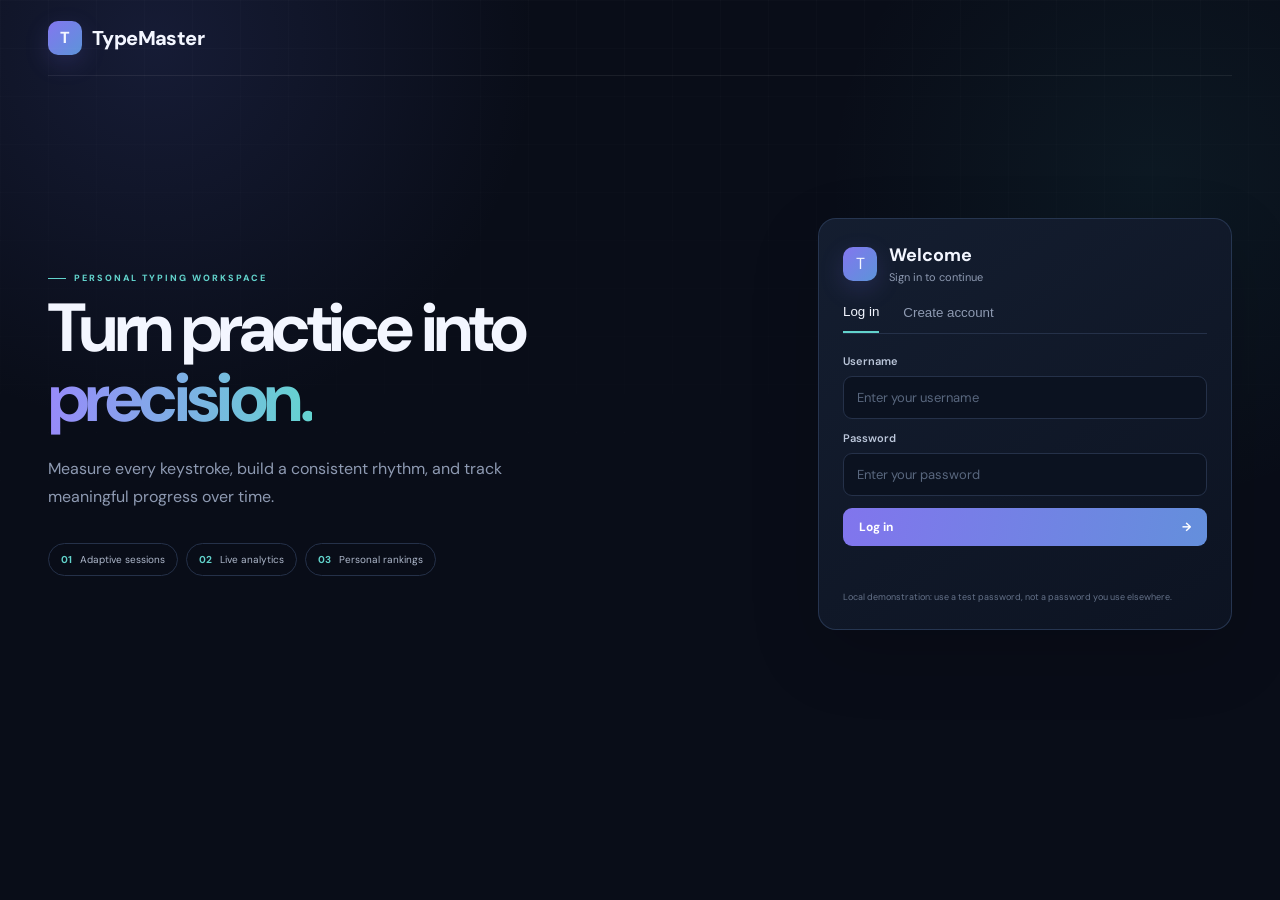
<file: web/index.html>
<!DOCTYPE html>
<html lang="en">
<head>
  <meta charset="UTF-8">
  <meta name="viewport" content="width=device-width, initial-scale=1.0">
  <title>TypeMaster — Precision Typing</title>
  <link rel="stylesheet" href="style.css">
</head>
<body>
  <div class="app-shell">
    <header class="topbar">
      <a class="brand" href="#" aria-label="TypeMaster home"><span class="brand-mark">T</span><span>TypeMaster</span></a>
      <div class="top-actions">
        <span id="welcome" class="profile-name"></span>
        <button id="logoutBtn" class="icon-button hidden" type="button" title="Log out" aria-label="Log out">↗</button>
      </div>
    </header>

    <main>
      <section id="authView" class="auth-layout">
        <div class="hero-copy">
          <div class="eyebrow"><span></span> PERSONAL TYPING WORKSPACE</div>
          <h1>Turn practice into <span class="gradient-text">precision.</span></h1>
          <p>Measure every keystroke, build a consistent rhythm, and track meaningful progress over time.</p>
          <div class="feature-pills"><span><b>01</b> Adaptive sessions</span><span><b>02</b> Live analytics</span><span><b>03</b> Personal rankings</span></div>
        </div>
        <div class="panel auth-panel">
          <div class="auth-heading">
            <div class="auth-mark">T</div>
            <div><strong>Welcome</strong><span>Sign in to continue</span></div>
          </div>
          <div class="tabs">
            <button class="tab active" data-mode="login" type="button">Log in</button>
            <button class="tab" data-mode="register" type="button">Create account</button>
          </div>
          <form id="authForm">
            <label>Username<input id="username" minlength="3" maxlength="20" autocomplete="username" required placeholder="Enter your username"></label>
            <label>Password<input id="password" type="password" minlength="4" maxlength="64" autocomplete="current-password" required placeholder="Enter your password"></label>
            <button id="authSubmit" class="button button-primary full-width" type="submit">Log in <span>→</span></button>
          </form>
          <p id="authMessage" class="message" aria-live="polite"></p>
          <p class="tiny-note">Local demonstration: use a test password, not a password you use elsewhere.</p>
        </div>
      </section>

      <section id="dashboard" class="hidden">
        <div class="welcome-row">
          <div><div class="eyebrow"><span></span> TYPING PRACTICE</div><h1>Good to see you, <span id="welcomeName"></span></h1><p class="muted">Your next personal best is one focused session away.</p></div>
          <div class="session-status"><span class="online-dot"></span><div><small>STATUS</small><strong>Ready to practice</strong></div></div>
        </div>

        <div class="stats-grid">
          <article class="stat-card"><div class="stat-icon speed-icon">↗</div><div><span class="stat-label">PERSONAL BEST</span><strong><span id="bestWpm">—</span><small> WPM</small></strong></div><span class="stat-trend">TOP SPEED</span></article>
          <article class="stat-card"><div class="stat-icon test-icon">✓</div><div><span class="stat-label">SESSIONS</span><strong id="testCount">0</strong></div><span class="stat-trend">COMPLETED</span></article>
          <article class="stat-card"><div class="stat-icon accuracy-icon">◎</div><div><span class="stat-label">BEST ACCURACY</span><strong><span id="bestAccuracy">—</span><small>%</small></strong></div><span class="stat-trend">PRECISION</span></article>
        </div>

        <div class="content-grid">
          <section class="panel test-panel">
            <div class="section-heading"><div><div class="eyebrow">NEW SESSION</div><h2>Typing test</h2></div><span class="live-tag"><i></i> LIVE TEST</span></div>
            <div class="controls-row">
              <label>Difficulty<select id="difficulty"><option value="easy">Easy</option><option value="medium">Medium</option><option value="hard">Hard</option></select></label>
              <label>Time limit<select id="duration"><option value="15">15 seconds</option><option value="30" selected>30 seconds</option><option value="60">60 seconds</option><option value="120">120 seconds</option><option value="custom">Custom</option></select></label>
              <label id="customWrap" class="hidden">Custom seconds<input id="customDuration" type="number" min="5" max="600" value="45"></label>
            </div>
            <div class="timer-row">
              <div class="timer-metric"><span class="metric-caption">TIME REMAINING</span><strong id="timer">00:30</strong></div>
              <div class="live-metrics">
                <div><span class="metric-caption">SPEED</span><strong><span id="liveWpm">0</span><small> WPM</small></strong></div>
                <div><span class="metric-caption">ACCURACY</span><strong><span id="liveAccuracy">100</span><small>%</small></strong></div>
                <div><span class="metric-caption">CONSISTENCY</span><strong><span id="consistency">100</span><small>%</small></strong></div>
              </div>
            </div>
            <div id="passage" class="passage">Choose your settings and press Start test to load a passage.</div>
            <textarea id="typingInput" disabled spellcheck="false" placeholder="Your typing starts here. The timer begins with your first keystroke..."></textarea>
            <div class="test-actions"><button id="startBtn" class="button button-primary">Start test <span>→</span></button><button id="resetBtn" class="button button-ghost" disabled>Reset</button><span id="testStatus" class="muted"><i class="status-dot"></i> Ready when you are.</span></div>
            <div id="resultBanner" class="result-banner hidden"></div>
          </section>

          <aside class="side-column">
            <section class="panel mini-panel chart-panel"><div class="section-heading"><div><div class="eyebrow">PERFORMANCE</div><h2>WPM trend</h2></div><span class="period-label">RECENT</span></div><canvas id="wpmChart" width="320" height="100" aria-label="Recent WPM trend"></canvas></section>
            <section class="panel mini-panel"><div class="section-heading"><div><div class="eyebrow">YOUR PROGRESS</div><h2>Recent tests</h2></div></div><div id="historyList" class="history-list"><p class="muted">Complete a test to see your history.</p></div></section>
            <section class="panel mini-panel"><div class="section-heading"><div><div class="eyebrow">TOP PERFORMERS</div><h2>Leaderboard</h2></div><span class="trophy">♛</span></div><div id="leaderboard" class="leaderboard-list"><p class="muted">Loading scores...</p></div></section>
          </aside>
        </div>
        <footer>TypeMaster <span>·</span> Practice consistently. Improve continuously.</footer>
      </section>
    </main>
  </div>
  <script src="app.js"></script>
</body>
</html>
</file>
<file: web/style.css>
@import url('https://fonts.googleapis.com/css2?family=DM+Mono:wght@400;500&family=DM+Sans:wght@400;500;600;700;800&display=swap');
:root{--bg:#090d18;--panel:#111827;--panel-2:#151f31;--line:#253149;--text:#f3f6ff;--muted:#8e9ab2;--cyan:#62d3cc;--violet:#8376ef;--green:#67d5a5;--red:#ff7185}
*{box-sizing:border-box}
body{margin:0;background:radial-gradient(circle at 12% 5%,rgba(74,86,171,.20),transparent 27%),radial-gradient(circle at 90% 20%,rgba(52,173,174,.07),transparent 24%),var(--bg);color:var(--text);font-family:'DM Sans',sans-serif;min-height:100vh}
body:before{content:"";position:fixed;inset:0;pointer-events:none;background-image:linear-gradient(rgba(255,255,255,.015) 1px,transparent 1px),linear-gradient(90deg,rgba(255,255,255,.015) 1px,transparent 1px);background-size:48px 48px;mask-image:linear-gradient(to bottom,black,transparent 70%)}
.app-shell{max-width:1240px;margin:auto;padding:0 28px}.topbar{height:76px;display:flex;align-items:center;justify-content:space-between;border-bottom:1px solid rgba(255,255,255,.07)}
.brand{display:flex;align-items:center;gap:10px;font-weight:800;font-size:20px;letter-spacing:-.6px;color:var(--text);text-decoration:none}.brand-mark,.auth-mark{display:grid;place-items:center;width:34px;height:34px;border-radius:10px;background:linear-gradient(135deg,var(--violet),#5c94d9);box-shadow:0 8px 24px rgba(123,112,239,.18);font-size:16px}
.top-actions{display:flex;align-items:center;gap:12px}.profile-name{color:#aeb8cb;font-size:12px}.icon-button{width:36px;height:36px;border-radius:50%;border:1px solid var(--line);background:#121a2a;color:#aeb8cb;cursor:pointer}.icon-button:hover{border-color:var(--cyan);color:var(--cyan)}
main{position:relative;padding:38px 0}.hidden{display:none!important}.muted,small{color:var(--muted)}.eyebrow{display:flex;align-items:center;gap:8px;font-size:9px;letter-spacing:2px;font-weight:800;color:var(--cyan);margin-bottom:10px}.eyebrow>span{width:18px;height:1px;background:var(--cyan)}
.auth-layout{min-height:620px;display:grid;grid-template-columns:1.25fr .75fr;align-items:center;gap:80px}.hero-copy h1{font-size:clamp(44px,5.5vw,68px);line-height:1.02;letter-spacing:-3.6px;margin:0 0 22px;max-width:700px}.gradient-text{background:linear-gradient(90deg,#978afa,#64d4d0);-webkit-background-clip:text;background-clip:text;color:transparent}.hero-copy p{font-size:16px;line-height:1.75;color:var(--muted);max-width:520px}.feature-pills{display:flex;gap:8px;flex-wrap:wrap;margin-top:32px}.feature-pills span{border:1px solid var(--line);border-radius:30px;padding:9px 12px;color:#aeb8cb;font-size:10px}.feature-pills b{color:var(--cyan);margin-right:5px}
.panel{background:linear-gradient(145deg,rgba(21,31,49,.96),rgba(13,20,34,.96));border:1px solid rgba(42,57,86,.88);border-radius:18px;padding:24px;box-shadow:0 24px 70px rgba(0,0,0,.16)}.auth-panel{max-width:420px;width:100%;justify-self:end}.auth-heading{display:flex;align-items:center;gap:12px;margin-bottom:20px}.auth-heading strong{display:block;font-size:18px}.auth-heading span{display:block;color:var(--muted);font-size:11px;margin-top:3px}
.tabs{display:flex;border-bottom:1px solid var(--line);margin-bottom:20px;gap:24px}.tab{background:none;border:0;color:var(--muted);padding:0 0 12px;font:600 13px inherit;cursor:pointer}.tab.active{color:var(--text);border-bottom:2px solid var(--cyan)}
label{display:flex;flex-direction:column;gap:8px;color:#bbc6da;font-size:11px;font-weight:600;margin:12px 0}input,select,textarea{width:100%;border:1px solid var(--line);background:#0b1220;color:var(--text);border-radius:9px;padding:12px 13px;font:13px 'DM Sans',sans-serif;outline:none}input:focus,select:focus,textarea:focus{border-color:#756de3;box-shadow:0 0 0 3px rgba(117,109,227,.08)}input::placeholder,textarea::placeholder{color:#59677e}.button{border:0;border-radius:9px;padding:11px 16px;font:700 12px 'DM Sans',sans-serif;cursor:pointer;transition:.18s}.button:hover{transform:translateY(-1px);filter:brightness(1.08)}.button:disabled{opacity:.38;cursor:not-allowed;transform:none}.button-primary{background:linear-gradient(100deg,#8175ed,#648fdc);color:white}.button-ghost{background:#1b2639;color:#cbd5e6;border:1px solid var(--line)}.full-width{width:100%;margin-top:10px;display:flex;justify-content:space-between}.message{font-size:11px;min-height:16px;color:var(--green)}.message.error{color:var(--red)}.tiny-note{font-size:9px;color:#65728a;line-height:1.5;margin:18px 0 0}
.welcome-row{display:flex;align-items:center;justify-content:space-between;margin-bottom:26px}.welcome-row h1{font-size:36px;letter-spacing:-1.5px;margin:0 0 7px}.welcome-row p{margin:0;font-size:12px}.session-status{display:flex;align-items:center;gap:10px;border:1px solid var(--line);border-radius:12px;padding:10px 14px}.session-status small{display:block;font-size:8px;letter-spacing:1.4px}.session-status strong{display:block;font-size:11px;margin-top:2px}.online-dot{display:inline-block;width:7px;height:7px;border-radius:50%;background:var(--green);box-shadow:0 0 12px var(--green)}
.stats-grid{display:grid;grid-template-columns:repeat(3,1fr);gap:14px;margin-bottom:16px}.stat-card{position:relative;display:flex;align-items:center;gap:12px;background:var(--panel);border:1px solid var(--line);border-radius:14px;padding:16px}.stat-icon{display:grid;place-items:center;width:38px;height:38px;border-radius:10px;font-size:16px}.speed-icon{background:#2a2752;color:#a99cff}.test-icon{background:#173b3b;color:#67d5cf}.accuracy-icon{background:#243c35;color:#75d9ac}.stat-label,.metric-caption{display:block;color:var(--muted);font-size:8px;letter-spacing:1.5px;font-weight:800}.stat-card strong{display:block;font:500 24px 'DM Mono',monospace;margin-top:3px}.stat-card strong small{font-size:9px}.stat-trend{position:absolute;right:14px;top:13px;font-size:7px;color:#64718a;letter-spacing:1px}
.content-grid{display:grid;grid-template-columns:1.55fr .85fr;gap:16px}.section-heading{display:flex;align-items:center;justify-content:space-between;margin-bottom:16px}.section-heading h2{margin:0;font-size:18px;letter-spacing:-.4px}.section-heading .eyebrow{margin-bottom:5px}.live-tag{font-size:8px;color:var(--green);padding:6px 9px;border:1px solid rgba(103,213,165,.18);border-radius:20px}.live-tag i{display:inline-block;width:5px;height:5px;border-radius:50%;background:var(--green);margin-right:4px}
.controls-row{display:grid;grid-template-columns:1fr 1fr 1fr;gap:9px}.controls-row label{margin:0 0 12px;font-size:9px}.controls-row select,.controls-row input{padding:9px;font-size:11px}.timer-row{display:flex;align-items:end;justify-content:space-between;background:#0a1120;border:1px solid var(--line);padding:12px 15px;border-radius:11px;margin:4px 0 13px}.timer-metric strong{display:block;font:500 29px 'DM Mono',monospace;margin-top:4px;color:var(--cyan)}.live-metrics{display:flex;gap:22px;text-align:right}.live-metrics strong{display:block;font:500 16px 'DM Mono',monospace;margin-top:4px}.live-metrics strong small{font-size:8px}
.passage{font:15px/1.85 'DM Mono',monospace;color:#8d9bb5;background:#0a111e;border:1px solid var(--line);padding:15px 17px;border-radius:11px;min-height:116px;letter-spacing:.1px}.passage span.correct{color:var(--green)}.passage span.incorrect{color:var(--red);background:rgba(255,113,133,.12);border-radius:2px}.passage span.current{border-left:2px solid var(--cyan);animation:blink 1s steps(1) infinite}@keyframes blink{50%{border-color:transparent}}
textarea{resize:vertical;min-height:92px;margin-top:10px;font:13px/1.8 'DM Mono',monospace}textarea:disabled{opacity:.45}.test-actions{display:flex;align-items:center;gap:9px;margin-top:11px;flex-wrap:wrap}.test-actions .muted{font-size:10px}.status-dot{display:inline-block;width:5px;height:5px;border-radius:50%;background:#75829a;margin-right:4px}.result-banner{margin-top:13px;padding:12px;border-radius:10px;background:#15352f;border:1px solid #286451;color:#a9f0d2;font-size:12px}
.side-column{display:flex;flex-direction:column;gap:16px}.mini-panel{padding:18px}.mini-panel .section-heading{margin-bottom:10px}.period-label{font-size:7px;color:var(--muted);letter-spacing:1px}.chart-panel canvas{display:block;width:100%;height:100px}.history-row,.leader-row{display:flex;justify-content:space-between;align-items:center;padding:9px 0;border-bottom:1px solid rgba(255,255,255,.06);font-size:11px}.history-row:last-child,.leader-row:last-child{border:0}.history-row strong,.leader-row strong{font:500 12px 'DM Mono',monospace;color:var(--cyan)}.history-row small{display:block;margin-top:3px;font-size:9px}.rank{color:#dcbf72;width:20px}.leader-name{flex:1}.trophy{color:#dcbf72}.empty{font-size:11px;color:var(--muted);padding:8px 0}
footer{text-align:center;color:#596680;font-size:9px;padding:24px 0}footer span{color:#6878a0;margin:0 4px}
@media(max-width:900px){.auth-layout,.content-grid{grid-template-columns:1fr}.auth-layout{gap:30px;padding:25px 0}.auth-panel{justify-self:stretch;max-width:none}.hero-copy h1{font-size:52px}.side-column{display:grid;grid-template-columns:1fr 1fr}.chart-panel{grid-column:span 2}}
@media(max-width:620px){.app-shell{padding:0 14px}.topbar{height:64px}.auth-layout{min-height:auto}.hero-copy h1{font-size:40px}.feature-pills span:nth-child(3){display:none}.stats-grid{gap:7px}.stat-card{padding:11px 8px}.stat-icon{display:none}.stat-card strong{font-size:19px}.stat-trend{display:none}.welcome-row{align-items:flex-start}.welcome-row h1{font-size:27px}.session-status{display:none}.content-grid{gap:12px}.panel{padding:15px}.controls-row{grid-template-columns:1fr 1fr}.controls-row label:last-child{grid-column:span 2}.live-metrics{gap:9px}.live-metrics>div:nth-child(3){display:none}.side-column{grid-template-columns:1fr}.chart-panel{grid-column:auto}.timer-metric strong{font-size:24px}}
</file>
<file: TypeMaster/web/style.css>
@import url('https://fonts.googleapis.com/css2?family=DM+Mono:wght@400;500&family=DM+Sans:wght@400;500;600;700;800&display=swap');
:root{--bg:#090d18;--panel:#111827;--panel-2:#151f31;--line:#253149;--text:#f3f6ff;--muted:#8e9ab2;--cyan:#62d3cc;--violet:#8376ef;--green:#67d5a5;--red:#ff7185}
*{box-sizing:border-box}
body{margin:0;background:radial-gradient(circle at 12% 5%,rgba(74,86,171,.20),transparent 27%),radial-gradient(circle at 90% 20%,rgba(52,173,174,.07),transparent 24%),var(--bg);color:var(--text);font-family:'DM Sans',sans-serif;min-height:100vh}
body:before{content:"";position:fixed;inset:0;pointer-events:none;background-image:linear-gradient(rgba(255,255,255,.015) 1px,transparent 1px),linear-gradient(90deg,rgba(255,255,255,.015) 1px,transparent 1px);background-size:48px 48px;mask-image:linear-gradient(to bottom,black,transparent 70%)}
.app-shell{max-width:1240px;margin:auto;padding:0 28px}.topbar{height:76px;display:flex;align-items:center;justify-content:space-between;border-bottom:1px solid rgba(255,255,255,.07)}
.brand{display:flex;align-items:center;gap:10px;font-weight:800;font-size:20px;letter-spacing:-.6px;color:var(--text);text-decoration:none}.brand-mark,.auth-mark{display:grid;place-items:center;width:34px;height:34px;border-radius:10px;background:linear-gradient(135deg,var(--violet),#5c94d9);box-shadow:0 8px 24px rgba(123,112,239,.18);font-size:16px}
.top-actions{display:flex;align-items:center;gap:12px}.profile-name{color:#aeb8cb;font-size:12px}.icon-button{width:36px;height:36px;border-radius:50%;border:1px solid var(--line);background:#121a2a;color:#aeb8cb;cursor:pointer}.icon-button:hover{border-color:var(--cyan);color:var(--cyan)}
main{position:relative;padding:38px 0}.hidden{display:none!important}.muted,small{color:var(--muted)}.eyebrow{display:flex;align-items:center;gap:8px;font-size:9px;letter-spacing:2px;font-weight:800;color:var(--cyan);margin-bottom:10px}.eyebrow>span{width:18px;height:1px;background:var(--cyan)}
.auth-layout{min-height:620px;display:grid;grid-template-columns:1.25fr .75fr;align-items:center;gap:80px}.hero-copy h1{font-size:clamp(44px,5.5vw,68px);line-height:1.02;letter-spacing:-3.6px;margin:0 0 22px;max-width:700px}.gradient-text{background:linear-gradient(90deg,#978afa,#64d4d0);-webkit-background-clip:text;background-clip:text;color:transparent}.hero-copy p{font-size:16px;line-height:1.75;color:var(--muted);max-width:520px}.feature-pills{display:flex;gap:8px;flex-wrap:wrap;margin-top:32px}.feature-pills span{border:1px solid var(--line);border-radius:30px;padding:9px 12px;color:#aeb8cb;font-size:10px}.feature-pills b{color:var(--cyan);margin-right:5px}
.panel{background:linear-gradient(145deg,rgba(21,31,49,.96),rgba(13,20,34,.96));border:1px solid rgba(42,57,86,.88);border-radius:18px;padding:24px;box-shadow:0 24px 70px rgba(0,0,0,.16)}.auth-panel{max-width:420px;width:100%;justify-self:end}.auth-heading{display:flex;align-items:center;gap:12px;margin-bottom:20px}.auth-heading strong{display:block;font-size:18px}.auth-heading span{display:block;color:var(--muted);font-size:11px;margin-top:3px}
.tabs{display:flex;border-bottom:1px solid var(--line);margin-bottom:20px;gap:24px}.tab{background:none;border:0;color:var(--muted);padding:0 0 12px;font:600 13px inherit;cursor:pointer}.tab.active{color:var(--text);border-bottom:2px solid var(--cyan)}
label{display:flex;flex-direction:column;gap:8px;color:#bbc6da;font-size:11px;font-weight:600;margin:12px 0}input,select,textarea{width:100%;border:1px solid var(--line);background:#0b1220;color:var(--text);border-radius:9px;padding:12px 13px;font:13px 'DM Sans',sans-serif;outline:none}input:focus,select:focus,textarea:focus{border-color:#756de3;box-shadow:0 0 0 3px rgba(117,109,227,.08)}input::placeholder,textarea::placeholder{color:#59677e}.button{border:0;border-radius:9px;padding:11px 16px;font:700 12px 'DM Sans',sans-serif;cursor:pointer;transition:.18s}.button:hover{transform:translateY(-1px);filter:brightness(1.08)}.button:disabled{opacity:.38;cursor:not-allowed;transform:none}.button-primary{background:linear-gradient(100deg,#8175ed,#648fdc);color:white}.button-ghost{background:#1b2639;color:#cbd5e6;border:1px solid var(--line)}.full-width{width:100%;margin-top:10px;display:flex;justify-content:space-between}.message{font-size:11px;min-height:16px;color:var(--green)}.message.error{color:var(--red)}.tiny-note{font-size:9px;color:#65728a;line-height:1.5;margin:18px 0 0}
.welcome-row{display:flex;align-items:center;justify-content:space-between;margin-bottom:26px}.welcome-row h1{font-size:36px;letter-spacing:-1.5px;margin:0 0 7px}.welcome-row p{margin:0;font-size:12px}.session-status{display:flex;align-items:center;gap:10px;border:1px solid var(--line);border-radius:12px;padding:10px 14px}.session-status small{display:block;font-size:8px;letter-spacing:1.4px}.session-status strong{display:block;font-size:11px;margin-top:2px}.online-dot{display:inline-block;width:7px;height:7px;border-radius:50%;background:var(--green);box-shadow:0 0 12px var(--green)}
.stats-grid{display:grid;grid-template-columns:repeat(3,1fr);gap:14px;margin-bottom:16px}.stat-card{position:relative;display:flex;align-items:center;gap:12px;background:var(--panel);border:1px solid var(--line);border-radius:14px;padding:16px}.stat-icon{display:grid;place-items:center;width:38px;height:38px;border-radius:10px;font-size:16px}.speed-icon{background:#2a2752;color:#a99cff}.test-icon{background:#173b3b;color:#67d5cf}.accuracy-icon{background:#243c35;color:#75d9ac}.stat-label,.metric-caption{display:block;color:var(--muted);font-size:8px;letter-spacing:1.5px;font-weight:800}.stat-card strong{display:block;font:500 24px 'DM Mono',monospace;margin-top:3px}.stat-card strong small{font-size:9px}.stat-trend{position:absolute;right:14px;top:13px;font-size:7px;color:#64718a;letter-spacing:1px}
.content-grid{display:grid;grid-template-columns:1.55fr .85fr;gap:16px}.section-heading{display:flex;align-items:center;justify-content:space-between;margin-bottom:16px}.section-heading h2{margin:0;font-size:18px;letter-spacing:-.4px}.section-heading .eyebrow{margin-bottom:5px}.live-tag{font-size:8px;color:var(--green);padding:6px 9px;border:1px solid rgba(103,213,165,.18);border-radius:20px}.live-tag i{display:inline-block;width:5px;height:5px;border-radius:50%;background:var(--green);margin-right:4px}
.controls-row{display:grid;grid-template-columns:1fr 1fr 1fr;gap:9px}.controls-row label{margin:0 0 12px;font-size:9px}.controls-row select,.controls-row input{padding:9px;font-size:11px}.timer-row{display:flex;align-items:end;justify-content:space-between;background:#0a1120;border:1px solid var(--line);padding:12px 15px;border-radius:11px;margin:4px 0 13px}.timer-metric strong{display:block;font:500 29px 'DM Mono',monospace;margin-top:4px;color:var(--cyan)}.live-metrics{display:flex;gap:22px;text-align:right}.live-metrics strong{display:block;font:500 16px 'DM Mono',monospace;margin-top:4px}.live-metrics strong small{font-size:8px}
.passage{font:15px/1.85 'DM Mono',monospace;color:#8d9bb5;background:#0a111e;border:1px solid var(--line);padding:15px 17px;border-radius:11px;min-height:116px;letter-spacing:.1px}.passage span.correct{color:var(--green)}.passage span.incorrect{color:var(--red);background:rgba(255,113,133,.12);border-radius:2px}.passage span.current{border-left:2px solid var(--cyan);animation:blink 1s steps(1) infinite}@keyframes blink{50%{border-color:transparent}}
textarea{resize:vertical;min-height:92px;margin-top:10px;font:13px/1.8 'DM Mono',monospace}textarea:disabled{opacity:.45}.test-actions{display:flex;align-items:center;gap:9px;margin-top:11px;flex-wrap:wrap}.test-actions .muted{font-size:10px}.status-dot{display:inline-block;width:5px;height:5px;border-radius:50%;background:#75829a;margin-right:4px}.result-banner{margin-top:13px;padding:12px;border-radius:10px;background:#15352f;border:1px solid #286451;color:#a9f0d2;font-size:12px}
.side-column{display:flex;flex-direction:column;gap:16px}.mini-panel{padding:18px}.mini-panel .section-heading{margin-bottom:10px}.period-label{font-size:7px;color:var(--muted);letter-spacing:1px}.chart-panel canvas{display:block;width:100%;height:100px}.history-row,.leader-row{display:flex;justify-content:space-between;align-items:center;padding:9px 0;border-bottom:1px solid rgba(255,255,255,.06);font-size:11px}.history-row:last-child,.leader-row:last-child{border:0}.history-row strong,.leader-row strong{font:500 12px 'DM Mono',monospace;color:var(--cyan)}.history-row small{display:block;margin-top:3px;font-size:9px}.rank{color:#dcbf72;width:20px}.leader-name{flex:1}.trophy{color:#dcbf72}.empty{font-size:11px;color:var(--muted);padding:8px 0}
footer{text-align:center;color:#596680;font-size:9px;padding:24px 0}footer span{color:#6878a0;margin:0 4px}
@media(max-width:900px){.auth-layout,.content-grid{grid-template-columns:1fr}.auth-layout{gap:30px;padding:25px 0}.auth-panel{justify-self:stretch;max-width:none}.hero-copy h1{font-size:52px}.side-column{display:grid;grid-template-columns:1fr 1fr}.chart-panel{grid-column:span 2}}
@media(max-width:620px){.app-shell{padding:0 14px}.topbar{height:64px}.auth-layout{min-height:auto}.hero-copy h1{font-size:40px}.feature-pills span:nth-child(3){display:none}.stats-grid{gap:7px}.stat-card{padding:11px 8px}.stat-icon{display:none}.stat-card strong{font-size:19px}.stat-trend{display:none}.welcome-row{align-items:flex-start}.welcome-row h1{font-size:27px}.session-status{display:none}.content-grid{gap:12px}.panel{padding:15px}.controls-row{grid-template-columns:1fr 1fr}.controls-row label:last-child{grid-column:span 2}.live-metrics{gap:9px}.live-metrics>div:nth-child(3){display:none}.side-column{grid-template-columns:1fr}.chart-panel{grid-column:auto}.timer-metric strong{font-size:24px}}
</file>
